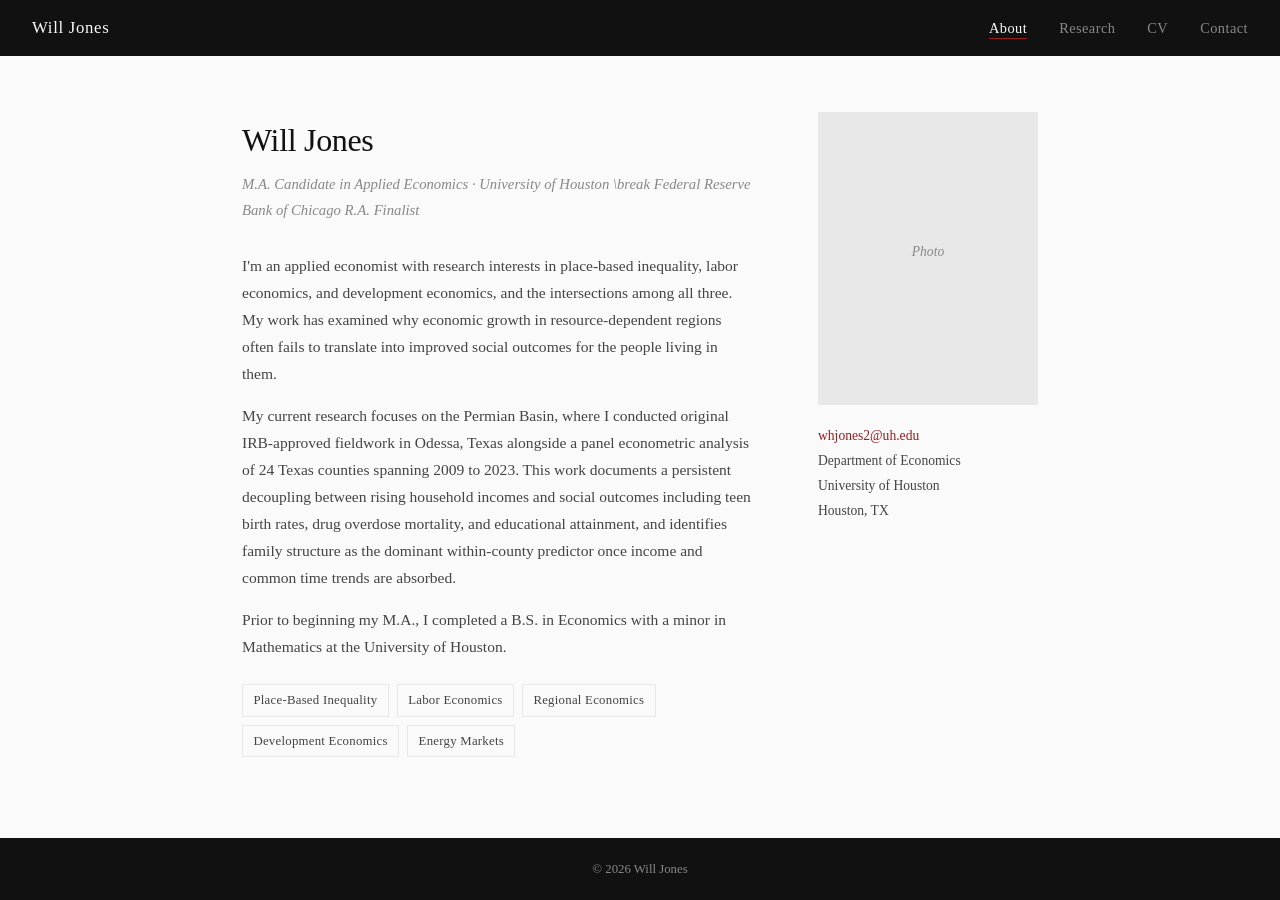
<file: index.html>
<!DOCTYPE html>
<html lang="en">
<head>
  <meta charset="UTF-8" />
  <meta name="viewport" content="width=device-width, initial-scale=1.0" />
  <title>Will Jones | Economist</title>
  <link rel="stylesheet" href="style.css" />
  <link rel="icon" type="image/x-icon" href="favicon.ico">
</head>
<body>

  <nav>
    <span class="nav-name">Will Jones</span>
    <ul>
      <li><a href="index.html" class="active">About</a></li>
      <li><a href="research.html">Research</a></li>
      <li><a href="cv.pdf" target="_blank">CV</a></li>
      <li><a href="contact.html">Contact</a></li>
    </ul>
  </nav>

  <main class="about-layout">

    <div class="about-text">
      <h1>Will Jones</h1>
      <p class="affiliation">M.A. Candidate in Applied Economics &middot; University of Houston \break
      Federal Reserve Bank of Chicago R.A. Finalist</p>

      <p>
        I'm an applied economist with research interests in place-based inequality,
        labor economics, and development economics, and the intersections among all three.
        My work has examined why economic growth in resource-dependent regions often fails
        to translate into improved social outcomes for the people living in them.
      </p>

      <p>
        My current research focuses on the Permian Basin, where I conducted original
        IRB-approved fieldwork in Odessa, Texas alongside a panel econometric analysis
        of 24 Texas counties spanning 2009 to 2023. This work documents a persistent
        decoupling between rising household incomes and social outcomes including teen
        birth rates, drug overdose mortality, and educational attainment, and identifies
        family structure as the dominant within-county predictor once income and common
        time trends are absorbed.
      </p>

      <p>
        Prior to beginning my M.A., I completed a B.S. in Economics with a minor in
        Mathematics at the University of Houston.
      </p>

      <div class="interests">
        <span>Place-Based Inequality</span>
        <span>Labor Economics</span>
        <span>Regional Economics</span>
        <span>Development Economics</span>
        <span>Energy Markets</span>
      </div>
    </div>

    <div class="about-photo">
      <div class="photo-placeholder">
        <p>Photo</p>
      </div>
      <div class="contact-quick">
        <p><a href="mailto:whjones2@uh.edu">whjones2@uh.edu</a></p>
        <p>Department of Economics</p>
        <p>University of Houston</p>
        <p>Houston, TX</p>
      </div>
    </div>

  </main>

  <footer>
    <p>&copy; 2026 Will Jones</p>
  </footer>

</body>
</html>
</file>
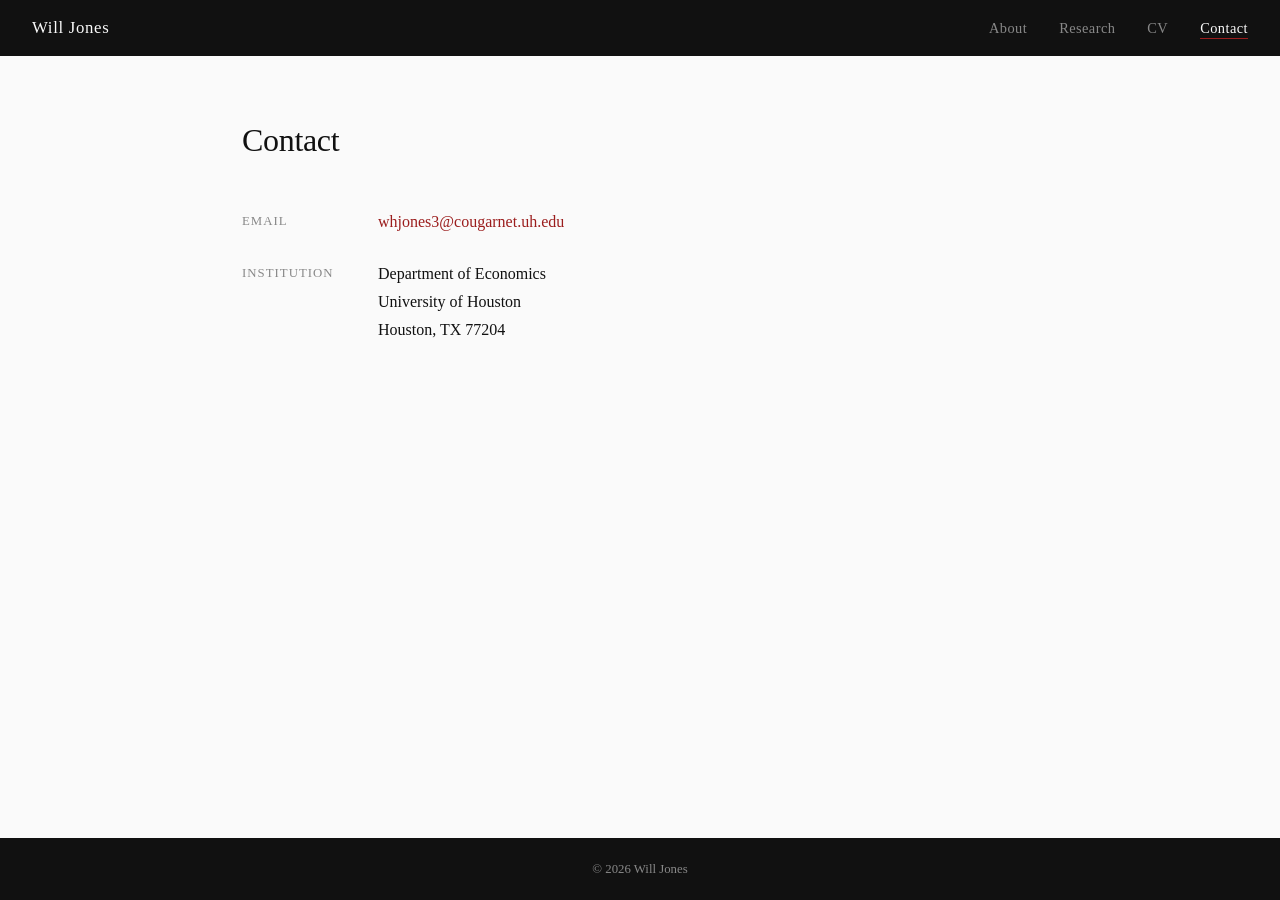
<file: contact.html>
<!DOCTYPE html>
<html lang="en">
<head>
  <meta charset="UTF-8" />
  <meta name="viewport" content="width=device-width, initial-scale=1.0" />
  <title>Contact | Will Jones</title>
  <link rel="stylesheet" href="style.css" />
</head>
<body>

  <nav>
    <span class="nav-name">Will Jones</span>
    <ul>
      <li><a href="index.html">About</a></li>
      <li><a href="research.html">Research</a></li>
      <li><a href="cv.html">CV</a></li>
      <li><a href="contact.html" class="active">Contact</a></li>
    </ul>
  </nav>

  <main class="contact-layout">

    <h1>Contact</h1>

    <div class="contact-block">
      <div class="contact-item">
        <span class="contact-label">Email</span>
        <a href="mailto:whjones3@cougarnet.uh.edu">whjones3@cougarnet.uh.edu</a>
      </div>
      <div class="contact-item">
        <span class="contact-label">Institution</span>
        <span>Department of Economics<br>University of Houston<br>Houston, TX 77204</span>
      </div>
    </div>

  </main>

  <footer>
    <p>&copy; 2026 Will Jones</p>
  </footer>

</body>
</html>
</file>
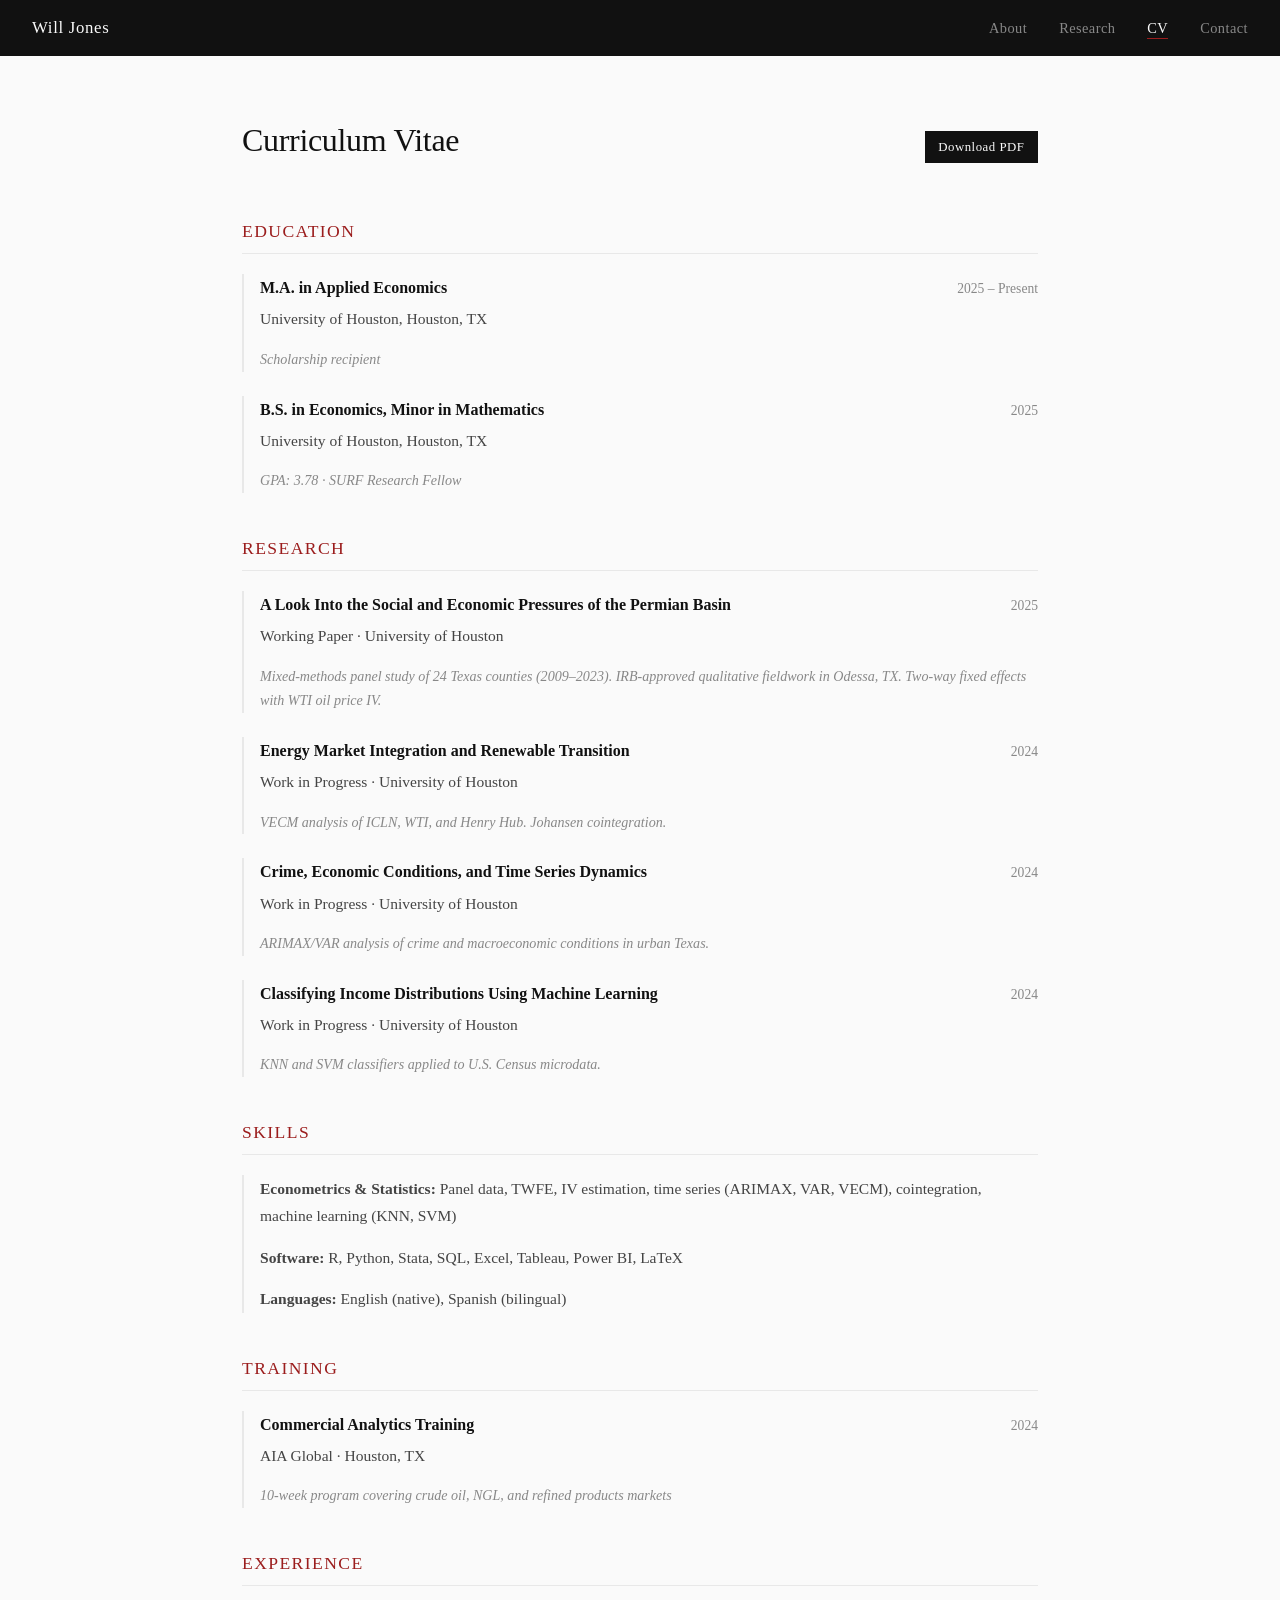
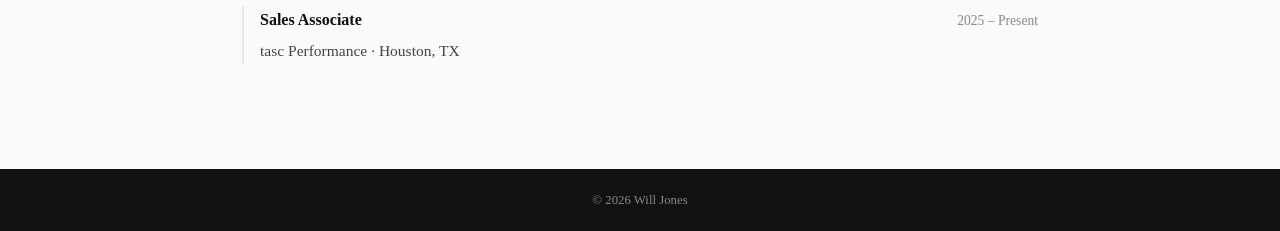
<file: cv.html>
<!DOCTYPE html>
<html lang="en">
<head>
  <meta charset="UTF-8" />
  <meta name="viewport" content="width=device-width, initial-scale=1.0" />
  <title>CV | Will Jones</title>
  <link rel="stylesheet" href="style.css" />
</head>
<body>

  <nav>
    <span class="nav-name">Will Jones</span>
    <ul>
      <li><a href="index.html">About</a></li>
      <li><a href="research.html">Research</a></li>
      <li><a href="cv.html" class="active">CV</a></li>
      <li><a href="contact.html">Contact</a></li>
    </ul>
  </nav>

  <main class="cv-layout">

    <div class="cv-header">
      <h1>Curriculum Vitae</h1>
      <a href="cv.pdf" class="btn-paper">Download PDF</a>
    </div>

    <section class="cv-section">
      <h2>Education</h2>
      <div class="cv-entry">
        <div class="cv-entry-header">
          <strong>M.A. in Applied Economics</strong>
          <span class="cv-date">2025 &ndash; Present</span>
        </div>
        <p>University of Houston, Houston, TX</p>
        <p class="cv-detail">Scholarship recipient</p>
      </div>
      <div class="cv-entry">
        <div class="cv-entry-header">
          <strong>B.S. in Economics, Minor in Mathematics</strong>
          <span class="cv-date">2025</span>
        </div>
        <p>University of Houston, Houston, TX</p>
        <p class="cv-detail">GPA: 3.78 &middot; SURF Research Fellow</p>
      </div>
    </section>

    <section class="cv-section">
      <h2>Research</h2>
      <div class="cv-entry">
        <div class="cv-entry-header">
          <strong>A Look Into the Social and Economic Pressures of the Permian Basin</strong>
          <span class="cv-date">2025</span>
        </div>
        <p>Working Paper &middot; University of Houston</p>
        <p class="cv-detail">
          Mixed-methods panel study of 24 Texas counties (2009&ndash;2023). IRB-approved
          qualitative fieldwork in Odessa, TX. Two-way fixed effects with WTI oil price IV.
        </p>
      </div>
      <div class="cv-entry">
        <div class="cv-entry-header">
          <strong>Energy Market Integration and Renewable Transition</strong>
          <span class="cv-date">2024</span>
        </div>
        <p>Work in Progress &middot; University of Houston</p>
        <p class="cv-detail">VECM analysis of ICLN, WTI, and Henry Hub. Johansen cointegration.</p>
      </div>
      <div class="cv-entry">
        <div class="cv-entry-header">
          <strong>Crime, Economic Conditions, and Time Series Dynamics</strong>
          <span class="cv-date">2024</span>
        </div>
        <p>Work in Progress &middot; University of Houston</p>
        <p class="cv-detail">ARIMAX/VAR analysis of crime and macroeconomic conditions in urban Texas.</p>
      </div>
      <div class="cv-entry">
        <div class="cv-entry-header">
          <strong>Classifying Income Distributions Using Machine Learning</strong>
          <span class="cv-date">2024</span>
        </div>
        <p>Work in Progress &middot; University of Houston</p>
        <p class="cv-detail">KNN and SVM classifiers applied to U.S. Census microdata.</p>
      </div>
    </section>

    <section class="cv-section">
      <h2>Skills</h2>
      <div class="cv-entry">
        <p><strong>Econometrics &amp; Statistics:</strong> Panel data, TWFE, IV estimation,
        time series (ARIMAX, VAR, VECM), cointegration, machine learning (KNN, SVM)</p>
        <p><strong>Software:</strong> R, Python, Stata, SQL, Excel, Tableau, Power BI,
        LaTeX</p>
        <p><strong>Languages:</strong> English (native), Spanish (bilingual)</p>
      </div>
    </section>

    <section class="cv-section">
      <h2>Training</h2>
      <div class="cv-entry">
        <div class="cv-entry-header">
          <strong>Commercial Analytics Training</strong>
          <span class="cv-date">2024</span>
        </div>
        <p>AIA Global &middot; Houston, TX</p>
        <p class="cv-detail">10-week program covering crude oil, NGL, and refined products markets</p>
      </div>
    </section>

    <section class="cv-section">
      <h2>Experience</h2>
      <div class="cv-entry">
        <div class="cv-entry-header">
          <strong>Sales Associate</strong>
          <span class="cv-date">2025 &ndash; Present</span>
        </div>
        <p>tasc Performance &middot; Houston, TX</p>
      </div>
    </section>

  </main>

  <footer>
    <p>&copy; 2026 Will Jones</p>
  </footer>

</body>
</html>
</file>
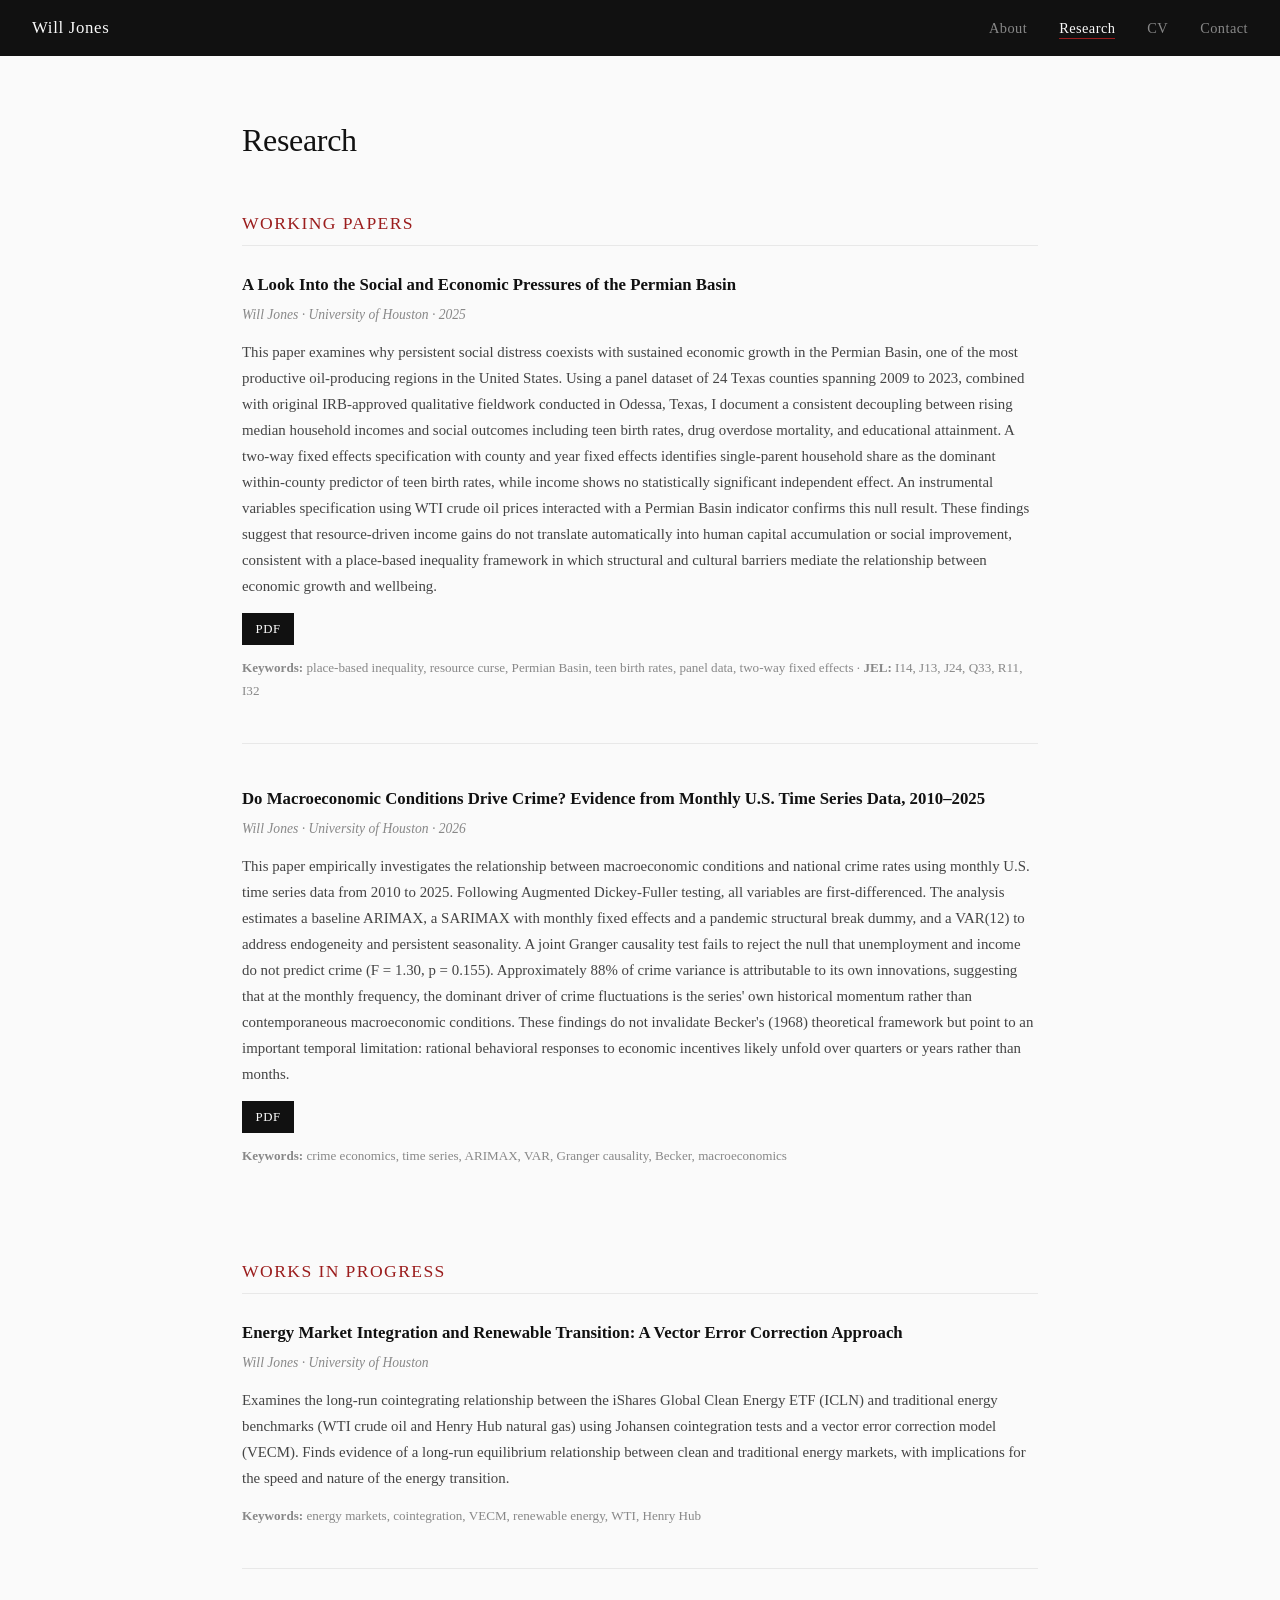
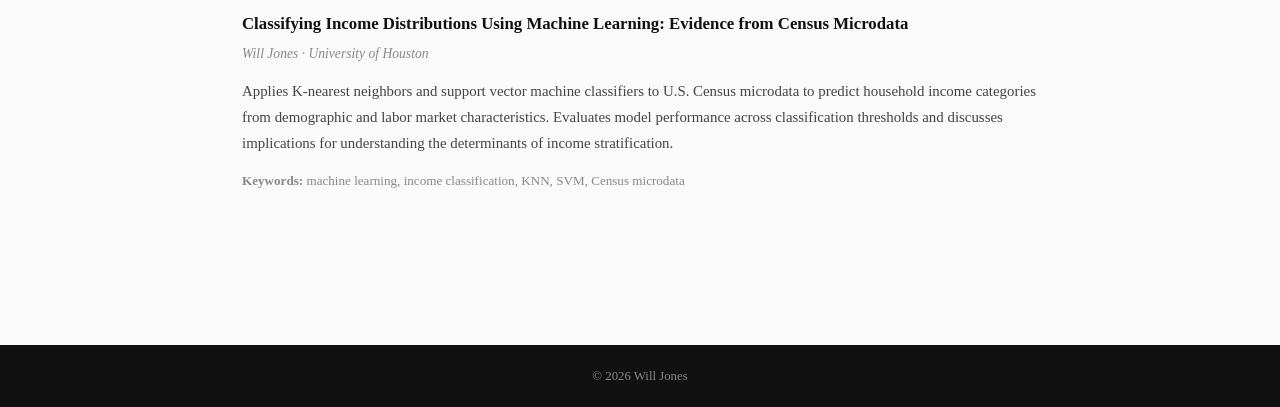
<file: research.html>
<!DOCTYPE html>
<html lang="en">
<head>
  <meta charset="UTF-8" />
  <meta name="viewport" content="width=device-width, initial-scale=1.0" />
  <title>Research | Will Jones</title>
  <link rel="stylesheet" href="style.css" />
  <link rel="icon" type="image/x-icon" href="favicon.ico">
</head>
<body>

  <nav>
    <span class="nav-name">Will Jones</span>
    <ul>
      <li><a href="index.html">About</a></li>
      <li><a href="research.html" class="active">Research</a></li>
      <li><a href="cv.pdf" target="_blank">CV</a></li>
      <li><a href="contact.html">Contact</a></li>
    </ul>
  </nav>

  <main class="research-layout">

    <h1>Research</h1>

    <section class="paper-section">
      <h2>Working Papers</h2>

      <article class="paper">
        <h3>A Look Into the Social and Economic Pressures of the Permian Basin</h3>
        <p class="paper-meta">Will Jones &middot; University of Houston &middot; 2025</p>
        <p class="paper-abstract">
          This paper examines why persistent social distress coexists with sustained economic
          growth in the Permian Basin, one of the most productive oil-producing regions in the
          United States. Using a panel dataset of 24 Texas counties spanning 2009 to 2023,
          combined with original IRB-approved qualitative fieldwork conducted in Odessa, Texas,
          I document a consistent decoupling between rising median household incomes and social
          outcomes including teen birth rates, drug overdose mortality, and educational
          attainment. A two-way fixed effects specification with county and year fixed effects
          identifies single-parent household share as the dominant within-county predictor of
          teen birth rates, while income shows no statistically significant independent effect.
          An instrumental variables specification using WTI crude oil prices interacted with a
          Permian Basin indicator confirms this null result. These findings suggest that
          resource-driven income gains do not translate automatically into human capital
          accumulation or social improvement, consistent with a place-based inequality framework
          in which structural and cultural barriers mediate the relationship between economic
          growth and wellbeing.
        </p>
        <div class="paper-links">
          <a href="permian_basin.pdf" class="btn-paper" target="_blank">PDF</a>
        </div>
        <p class="paper-keywords">
          <strong>Keywords:</strong> place-based inequality, resource curse, Permian Basin,
          teen birth rates, panel data, two-way fixed effects &middot;
          <strong>JEL:</strong> I14, J13, J24, Q33, R11, I32
        </p>
      </article>

      <article class="paper">
        <h3>Do Macroeconomic Conditions Drive Crime? Evidence from Monthly U.S. Time Series Data, 2010&ndash;2025</h3>
        <p class="paper-meta">Will Jones &middot; University of Houston &middot; 2026</p>
        <p class="paper-abstract">
          This paper empirically investigates the relationship between macroeconomic conditions
          and national crime rates using monthly U.S. time series data from 2010 to 2025.
          Following Augmented Dickey-Fuller testing, all variables are first-differenced.
          The analysis estimates a baseline ARIMAX, a SARIMAX with monthly fixed effects and
          a pandemic structural break dummy, and a VAR(12) to address endogeneity and
          persistent seasonality. A joint Granger causality test fails to reject the null
          that unemployment and income do not predict crime (F = 1.30, p = 0.155).
          Approximately 88% of crime variance is attributable to its own innovations,
          suggesting that at the monthly frequency, the dominant driver of crime fluctuations
          is the series' own historical momentum rather than contemporaneous macroeconomic
          conditions. These findings do not invalidate Becker's (1968) theoretical framework
          but point to an important temporal limitation: rational behavioral responses to
          economic incentives likely unfold over quarters or years rather than months.
        </p>
        <div class="paper-links">
          <a href="crime_macro_timeseries.pdf" class="btn-paper" target="_blank">PDF</a>
        </div>
        <p class="paper-keywords">
          <strong>Keywords:</strong> crime economics, time series, ARIMAX, VAR, Granger
          causality, Becker, macroeconomics
        </p>
      </article>

    </section>

    <section class="paper-section">
      <h2>Works in Progress</h2>

      <article class="paper">
        <h3>Energy Market Integration and Renewable Transition: A Vector Error Correction Approach</h3>
        <p class="paper-meta">Will Jones &middot; University of Houston</p>
        <p class="paper-abstract">
          Examines the long-run cointegrating relationship between the iShares Global Clean
          Energy ETF (ICLN) and traditional energy benchmarks (WTI crude oil and Henry Hub
          natural gas) using Johansen cointegration tests and a vector error correction model
          (VECM). Finds evidence of a long-run equilibrium relationship between clean and
          traditional energy markets, with implications for the speed and nature of the
          energy transition.
        </p>
        <p class="paper-keywords">
          <strong>Keywords:</strong> energy markets, cointegration, VECM, renewable energy,
          WTI, Henry Hub
        </p>
      </article>

      <article class="paper">
        <h3>Classifying Income Distributions Using Machine Learning: Evidence from Census Microdata</h3>
        <p class="paper-meta">Will Jones &middot; University of Houston</p>
        <p class="paper-abstract">
          Applies K-nearest neighbors and support vector machine classifiers to U.S. Census
          microdata to predict household income categories from demographic and labor market
          characteristics. Evaluates model performance across classification thresholds and
          discusses implications for understanding the determinants of income stratification.
        </p>
        <p class="paper-keywords">
          <strong>Keywords:</strong> machine learning, income classification, KNN, SVM,
          Census microdata
        </p>
      </article>

    </section>

  </main>

  <footer>
    <p>&copy; 2026 Will Jones</p>
  </footer>

</body>
</html>
</file>
<file: style.css>
/* ============================================================
   Will Jones | Academic Website
   jonesw0103.github.io
   ============================================================ */

/* ---- Reset & Base ---- */
*, *::before, *::after {
  box-sizing: border-box;
  margin: 0;
  padding: 0;
}

:root {
  --black:     #111111;
  --red:       #9B1D1D;
  --gray-dark: #444444;
  --gray-mid:  #888888;
  --gray-light:#E8E8E8;
  --white:     #FAFAFA;
  --max-width: 860px;
  --nav-height: 56px;
}

html {
  font-size: 16px;
  scroll-behavior: smooth;
}

body {
  font-family: "Georgia", "Times New Roman", serif;
  background: var(--white);
  color: var(--black);
  line-height: 1.75;
  min-height: 100vh;
  display: flex;
  flex-direction: column;
}

/* ---- Navigation ---- */
nav {
  position: sticky;
  top: 0;
  z-index: 100;
  background: var(--black);
  height: var(--nav-height);
  display: flex;
  align-items: center;
  justify-content: space-between;
  padding: 0 2rem;
}

.nav-name {
  font-family: "Georgia", serif;
  font-size: 1.05rem;
  font-weight: normal;
  color: var(--white);
  letter-spacing: 0.04em;
}

nav ul {
  list-style: none;
  display: flex;
  gap: 2rem;
}

nav ul li a {
  color: var(--gray-mid);
  text-decoration: none;
  font-family: "Georgia", serif;
  font-size: 0.9rem;
  letter-spacing: 0.03em;
  transition: color 0.15s;
}

nav ul li a:hover,
nav ul li a.active {
  color: var(--white);
}

nav ul li a.active {
  border-bottom: 1px solid var(--red);
  padding-bottom: 2px;
}

/* ---- Main ---- */
main {
  flex: 1;
  max-width: var(--max-width);
  margin: 0 auto;
  padding: 3.5rem 2rem 4rem;
  width: 100%;
}

h1 {
  font-family: "Georgia", serif;
  font-size: 2rem;
  font-weight: normal;
  color: var(--black);
  margin-bottom: 0.25rem;
  letter-spacing: -0.01em;
}

h2 {
  font-family: "Georgia", serif;
  font-size: 1.1rem;
  font-weight: normal;
  color: var(--red);
  text-transform: uppercase;
  letter-spacing: 0.08em;
  margin-bottom: 1.25rem;
  padding-bottom: 0.4rem;
  border-bottom: 1px solid var(--gray-light);
}

h3 {
  font-family: "Georgia", serif;
  font-size: 1.05rem;
  font-weight: bold;
  color: var(--black);
  margin-bottom: 0.2rem;
}

p {
  color: var(--gray-dark);
  margin-bottom: 0.9rem;
  font-size: 0.97rem;
}

a {
  color: var(--red);
  text-decoration: none;
}

a:hover {
  text-decoration: underline;
}

/* ---- About Page ---- */
.about-layout {
  display: grid;
  grid-template-columns: 1fr 220px;
  gap: 4rem;
  align-items: start;
}

.about-text .affiliation {
  font-size: 0.92rem;
  color: var(--gray-mid);
  margin-bottom: 1.75rem;
  font-style: italic;
}

.interests {
  display: flex;
  flex-wrap: wrap;
  gap: 0.5rem;
  margin-top: 1.5rem;
}

.interests span {
  font-size: 0.8rem;
  color: var(--gray-dark);
  border: 1px solid var(--gray-light);
  padding: 0.25rem 0.65rem;
  letter-spacing: 0.02em;
}

.about-photo {
  display: flex;
  flex-direction: column;
  gap: 1.25rem;
}

.photo-placeholder {
  width: 100%;
  aspect-ratio: 3/4;
  background: var(--gray-light);
  display: flex;
  align-items: center;
  justify-content: center;
}

.photo-placeholder p {
  color: var(--gray-mid);
  font-size: 0.85rem;
  font-style: italic;
}

.contact-quick {
  font-size: 0.85rem;
  line-height: 1.6;
}

.contact-quick p {
  margin-bottom: 0.2rem;
  font-size: 0.85rem;
  color: var(--gray-dark);
}

/* ---- Research Page ---- */
.research-layout h1 {
  margin-bottom: 2.5rem;
}

.paper-section {
  margin-bottom: 3rem;
}

.paper-section h2 {
  margin-bottom: 1.5rem;
}

.paper {
  margin-bottom: 2.5rem;
  padding-bottom: 2.5rem;
  border-bottom: 1px solid var(--gray-light);
}

.paper:last-child {
  border-bottom: none;
}

.paper-meta {
  font-size: 0.85rem;
  color: var(--gray-mid);
  margin-bottom: 0.75rem;
  font-style: italic;
}

.paper-abstract {
  font-size: 0.93rem;
  margin-bottom: 0.9rem;
}

.paper-links {
  margin-bottom: 0.75rem;
}

.btn-paper {
  display: inline-block;
  font-size: 0.8rem;
  font-family: "Georgia", serif;
  color: var(--white);
  background: var(--black);
  padding: 0.3rem 0.85rem;
  letter-spacing: 0.04em;
  text-decoration: none;
  transition: background 0.15s;
}

.btn-paper:hover {
  background: var(--red);
  text-decoration: none;
}

.paper-keywords {
  font-size: 0.82rem;
  color: var(--gray-mid);
  margin-bottom: 0;
}

/* ---- CV Page ---- */
.cv-layout h1 {
  margin-bottom: 0.5rem;
}

.cv-header {
  display: flex;
  align-items: baseline;
  justify-content: space-between;
  margin-bottom: 2.5rem;
}

.cv-section {
  margin-bottom: 2.5rem;
}

.cv-entry {
  margin-bottom: 1.5rem;
  padding-left: 1rem;
  border-left: 2px solid var(--gray-light);
}

.cv-entry-header {
  display: flex;
  justify-content: space-between;
  align-items: baseline;
  margin-bottom: 0.2rem;
}

.cv-date {
  font-size: 0.85rem;
  color: var(--gray-mid);
  white-space: nowrap;
  margin-left: 1rem;
}

.cv-detail {
  font-size: 0.88rem;
  color: var(--gray-mid);
  font-style: italic;
  margin-bottom: 0;
}

/* ---- Contact Page ---- */
.contact-layout h1 {
  margin-bottom: 2.5rem;
}

.contact-block {
  display: flex;
  flex-direction: column;
  gap: 1.5rem;
}

.contact-item {
  display: grid;
  grid-template-columns: 120px 1fr;
  gap: 1rem;
  align-items: start;
}

.contact-label {
  font-size: 0.8rem;
  color: var(--gray-mid);
  text-transform: uppercase;
  letter-spacing: 0.08em;
  padding-top: 0.15rem;
}

/* ---- Footer ---- */
footer {
  background: var(--black);
  padding: 1.25rem 2rem;
  text-align: center;
}

footer p {
  color: var(--gray-mid);
  font-size: 0.8rem;
  margin: 0;
}

/* ---- Responsive ---- */
@media (max-width: 680px) {
  .about-layout {
    grid-template-columns: 1fr;
  }

  .about-photo {
    order: -1;
  }

  .photo-placeholder {
    max-width: 200px;
  }

  .cv-entry-header {
    flex-direction: column;
  }

  .cv-date {
    margin-left: 0;
  }

  .contact-item {
    grid-template-columns: 1fr;
    gap: 0.25rem;
  }

  nav ul {
    gap: 1rem;
  }
}
</file>
